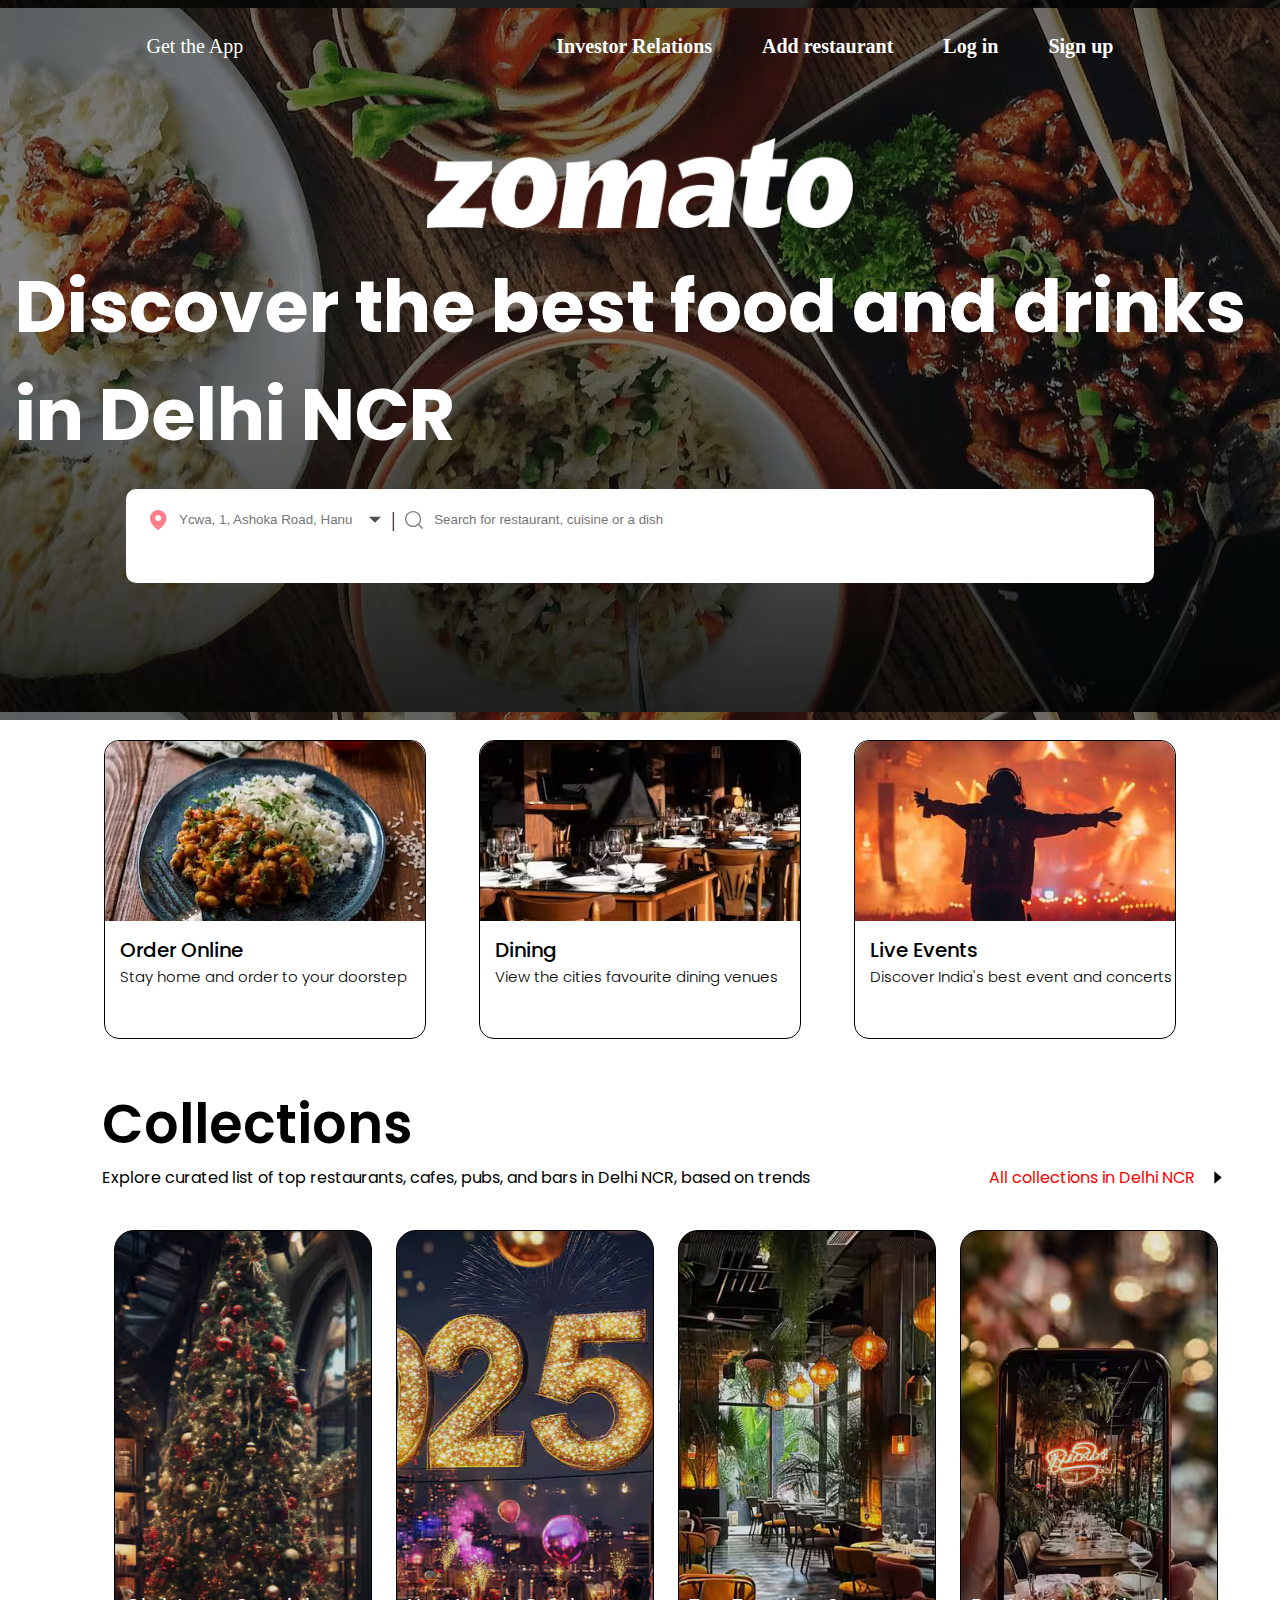
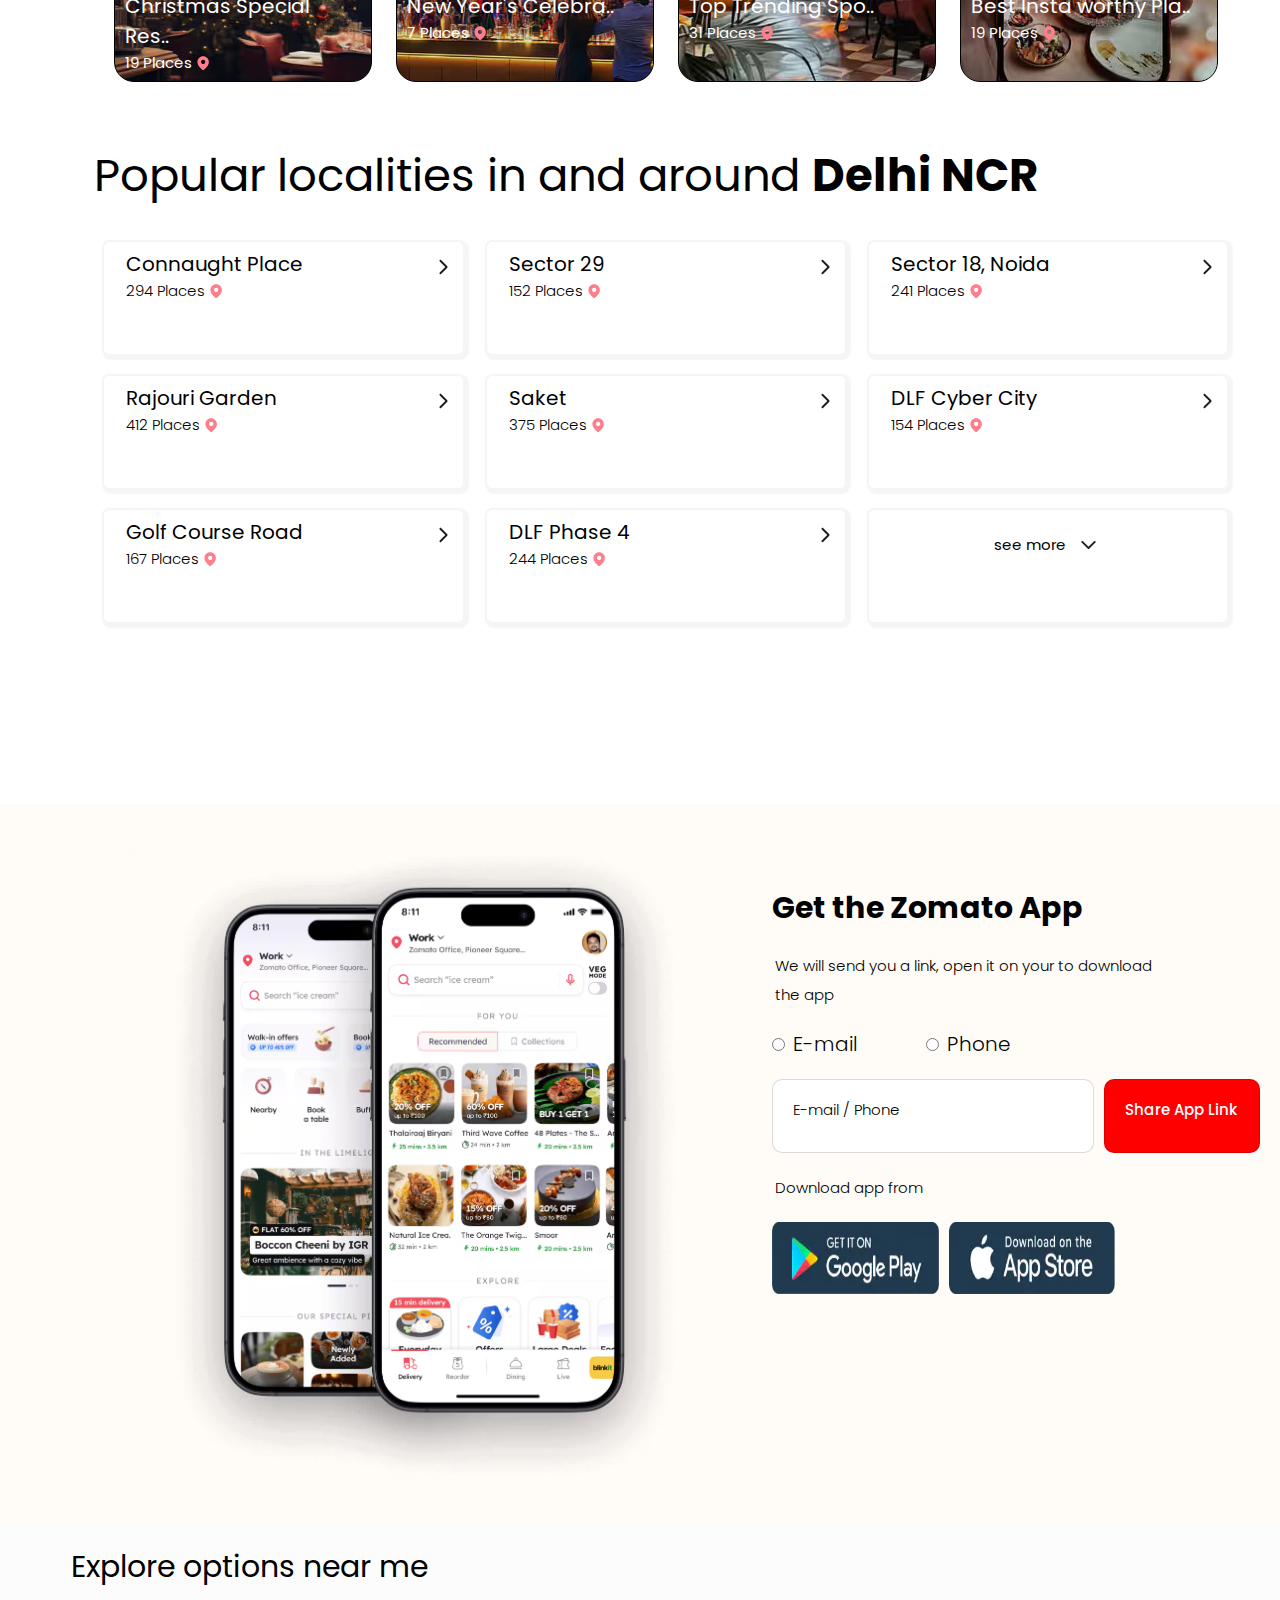
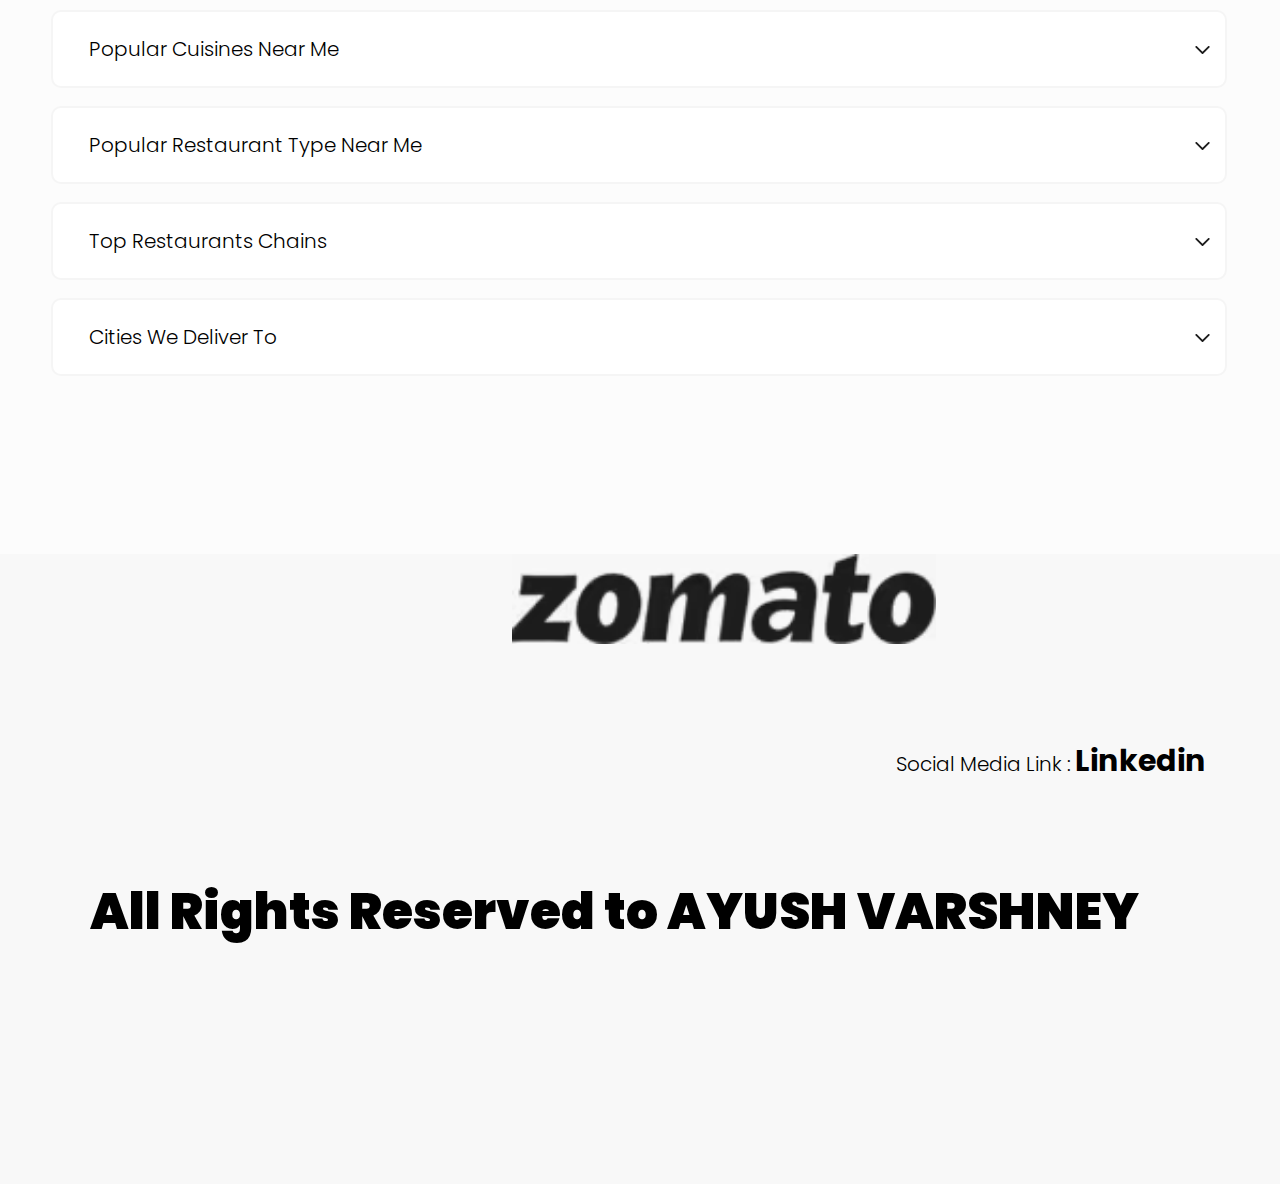
<file: index.html>
<!DOCTYPE html>
<html lang="en">

<head>
    <meta charset="UTF-8">
    <meta name="viewport" content="width=device-width, initial-scale=1.0">
    <title>ZOMATO-AYUSH VARSHNEY</title>
    <link rel="stylesheet" href="style.css">
</head>

<body>

    <div class="header">

        <nav class="nav">
            <div class="app"><span> Get the App</span></div>
            <div class="buttons">
                <ul class="list">

                    <li>Investor Relations</li>
                    <li>Add restaurant</li>
                    <li>Log in</li>
                    <li>Sign up</li>
                </ul>



        </nav>

        <div class="box">
        </div>
        <div class="flex2">
            <div><img class="logo" src="ZOM.png"></div>
            <div>
                <h2 class="drinks">Discover the best food and drinks in Delhi NCR</h2>
            </div>
            <div class="search">
                <div class="logic">
                    <image src="loc.svg"></image>
                    <input class="ycwa" placeholder="Ycwa, 1, Ashoka Road, Hanu">
                    <image src="tri.svg">|</image>
                    <image src="search.svg"></image>
                    <input class="loc" placeholder="Search for restaurant, cuisine or a dish ">
                </div>

            </div>
        </div>
    </div>
    <div class="container">
        <div class="photo">
            <img class="one" src="1.jpg">
            <div class="font">
                <h2 class="heading">Order Online</h2>
                <p>Stay home and order to your doorstep</p>
            </div>
        </div>
        <div class="photo">
            <img class="one" src="2.jpg">
            <div class="font">
                <h2 class="heading">Dining</h2>
                <p>View the cities favourite dining venues</p>
            </div>

        </div>
        <div class="photo">
            <img class="one" src="3.jpg">
            <div class="font">
                <h2 class="heading">Live Events</h2>
                <p>Discover India's best event and concerts</p>
            </div>
        </div>

    </div>

    <div class=" font2">
        <h2 class="heading2">Collections</h2>
        <div class="regular">
            <p>Explore curated list of top restaurants, cafes, pubs, and bars in Delhi NCR, based on trends</p>
            <div class="size">
                <p>All collections in Delhi NCR</p>
                <img class="righty" src="triangle-right.svg">
            </div>
        </div>
    </div>
    <div class="boxes">
        <div class="box1 ">

            <div class="cool"></div>
            <div class="names">Christmas Special Res..</div>
            <div class="placees">
                <p>19 Places</p>
                <img class="degree" src="loc.svg">
            </div>
        </div>
        <div class="box2 ">
            <div class="cool"></div>
            <div class="names">New Year's Celebra..</div>
            <div class="placees">
                <p>7 Places</p>
                <img class="degree" src="loc.svg">
            </div>

        </div>
        <div class="box3 ">

            <div class="cool"></div>
            <div class="names">Top Trending Spo..</div>
            <div class="placees">
                <p>31 Places</p>
                <img class="degree" src="loc.svg">
            </div>
        </div>
        <div class="box4 ">

            <div class="cool"></div>
            <div class="names">Best Insta worthy Pla..</div>
            <div class="placees">
                <p>19 Places</p>
                <img class="degree" src="loc.svg">
            </div>
        </div>


    </div>
    <!-- <div class="separation"></div> -->
    <div class="localities">Popular localities in and around <b>Delhi NCR</b></div>
    <div class="connaught">
        <div class="seemore">
            <div class="bhedu">
                <p class="topper">Connaught Place</p>
                <img class="righty" src="cheetah.svg">
            </div>
            <div class="placees seven">
                <p>294 Places</p>
                <img class="degree" src="loc.svg">
            </div>








        </div>
        <div class="seemore">
            <div class="bhedu">
                <p class="topper">Sector 29</p>
                <img class="righty" src="cheetah.svg">
            </div>
            <div class="placees seven">
                <p>152 Places</p>
                <img class="degree" src="loc.svg">
            </div>

        </div>
        <div class="seemore">
            <div class="bhedu">
                <p class="topper">Sector 18, Noida</p>
                <img class="righty" src="cheetah.svg">
            </div>
            <div class="placees seven">
                <p>241 Places</p>
                <img class="degree" src="loc.svg">
            </div>
        </div>
    </div>
    <div class="connaught">
        <div class="seemore">
            <div class="bhedu">
                <p class="topper">Rajouri Garden</p>
                <img class="righty" src="cheetah.svg">
            </div>
            <div class="placees seven">
                <p>412 Places</p>
                <img class="degree" src="loc.svg">
            </div>
        </div>
        <div class="seemore">
            <div class="bhedu">
                <p class="topper">Saket</p>
                <img class="righty" src="cheetah.svg">
            </div>
            <div class="placees seven">
                <p>375 Places</p>
                <img class="degree" src="loc.svg">
            </div>
        </div>
        <div class="seemore">
            <div class="bhedu">
                <p class="topper">DLF Cyber City</p>
                <img class="righty" src="cheetah.svg">
            </div>
            <div class="placees seven">
                <p>154 Places</p>
                <img class="degree" src="loc.svg">
            </div>
        </div>
    </div>
    <div class="connaught">
        <div class="seemore">
            <div class="bhedu">
                <p class="topper">Golf Course Road</p>
                <img class="righty" src="cheetah.svg">
            </div>
            <div class="placees seven">
                <p>167 Places</p>
                <img class="degree" src="loc.svg">
            </div>
        </div>
        <div class="seemore">
            <div class="bhedu">
                <p class="topper">DLF Phase 4</p>
                <img class="righty" src="cheetah.svg">
            </div>
            <div class="placees seven">
                <p>244 Places</p>
                <img class="degree" src="loc.svg">
            </div>
        </div>
        <div class="seemore">
            <div class="tendu">
                <p class="seety">see more</p>
                <img class="righty" src="sher.svg">
            </div>

        </div>
    </div>

    <div class="zomato">

        <img class="cheater" src="10.png">
        <div class="link">
            <h2 class="fled"> Get the Zomato App</h2>
            <div class="send">
                <p>We will send you a link, open it on your to download</p>
                <p>the app</p>
            </div>
            <div class="radio">
                <input type="radio" id="email" name="client_details" value="client_email">
                <label for="email">E-mail</label>
                &nbsp; &nbsp; &nbsp; &nbsp; &nbsp; &nbsp;
                <input type="radio" id="number" name="client_details" value="client_number">
                <label for="number">Phone</label>
            </div>
            <div class="phone_num">
                <div class="enter">
                    <p> E-mail / Phone</p>
                </div>
                <div class="share">
                    <p>Share App Link</p>
                </div>
            </div>
            <div class="from">
                <p>Download app from </p>
            </div>
            <div class="handsome">
                <img src="SHERNI.webp">
                <img src="GHODA.webp">
            </div>

        </div>




    </div>

    <div class="grey">


        <div class="explore">Explore options near me </div>

        <div class="toofan">
            <p>Popular Cuisines Near Me</p>
            <img class="righty" src="dish.svg">
        </div>
        <div class="toofan">
            <p>Popular Restaurant Type Near Me</p>
            <img class="righty" src="dish.svg">
        </div>
        <div class="toofan">
            <p>Top Restaurants Chains</p>
            <img class="righty" src="dish.svg">
        </div>
        <div class="toofan">
            <p>Cities We Deliver To</p>
            <img class="righty" src="dish.svg">
        </div>
    </div>
    <div class="footer">
        <img src="11.png">
        <div>
            <p>Social Media Link : <a href="https://www.linkedin.com/in/ayush-varshney-101936220">Linkedin</a></p>
            
            
        </div>

        <div>
            <h2>All Rights Reserved to AYUSH VARSHNEY</h2>
        </div>
        


    </div>
















</body>

</html>
</file>
<file: style.css>
@import url('https://fonts.googleapis.com/css2?family=Poppins:ital,wght@0,100;0,200;0,300;0,400;0,500;0,600;0,700;0,800;0,900;1,100;1,200;1,300;1,400;1,500;1,600;1,700;1,800;1,900&display=swap');

*{
    margin: 0;
    padding: 0;

}

.header{

    height:80vh;
    background-image: url("bg.jpg");
    background-position: center;
    position:relative;
    top:0px;
    font-size:20px;
    font-weight:100px;


}

.box{
    position:absolute;
    width:auto;
    height:80vh;
    top:0px;
    opacity:0.2;
    width:100%;
    background-color: black;
    background-repeat:none;
}



.nav{
    display:flex;
     justify-content:space-around;
     align-items: center;
     color:white;


}

.list{
    display:flex;
    justify-content: space-around;
    align-items: center;
    gap:50px;
    list-style-type: none;
    margin-top:15px;
    position:relative;
    z-index:10;
    font-weight:900;
    padding: 20px;
}

.app{
    margin-top:15px;
    gap:20px;
    position:relative;
    z-index:10;
    font-weight:200px ;

    
   

}
.separation{

    height:10px;

    
}

.logo{
    height:10vh;
    position:relative;
    z-index:10;
    
    
  
  
}


.drinks{
    color:white;
    position:relative;
    z-index:10;
   font-stretch: ultra-expanded;
   font-size:8vh;
   font-family: "Poppins", serif;

}

.flex2{
    display:flex;
    flex-direction: column;
    gap:20px;
    justify-content: space-around;
    align-items: center;
    margin-top:5vh;
    padding:15px;
}

.search{
    height:10vh;
    width:80vw;
    background-color:white;
    border:2px solid white;
    border-radius:10px;
    position:relative;
    z-index:10;
}

.logic{
    display:flex;
    position:relative;
    justify-content: left;
    gap:10px;
    margin-top:17px;
    margin-left:20px;

}

.ycwa{
    width:14vw;
    border:1px solid white;
    position:relative;
    outline-offset: 1px;
    outline-color: white;
  


}

.loc{
    border:1px solid white;
    position:relative;
    width:25vw;
    outline-color: white;
    outline-offset:  1px;
}

.container{

    display:flex;
    justify-content:space-around;
    align-items:center;
    margin-top:20px;
    margin-right:6vw;
    
    margin-left:6vw;
    
}

.photo{
    height:33vh;
    width:25vw;
    border:1px solid black;
    border-radius:15px;
}

.one{
    height:20vh;
    width:25vw;
    object-fit:cover;
    transform:none;
    border-top-right-radius: 15px;
    border-top-left-radius :15px;
    opacity:1;
}

.font{
    /* gap:5px; */
    position:relative;
    z-index:10;
    margin-top:10px;
    margin-left:15px;
    

}

.heading{
    font-size:20px;
    font-family: "Poppins", serif;
    font-weight: 500;
    font-style: normal;


}

.font p{
    font-size:15px;
    font-family: "Poppins", serif;
  font-weight: 300;
  font-style: normal;
  
}

.font2{
    margin-top:5vh;
    margin-left:8vw;
    
    
   
   
}

.heading2{
   
    font-size:6vh;
    font-family: "Poppins", serif;
  font-weight: 600;
  font-style: normal;
 
}

.regular{
    display:flex;
    justify-content: space-between;
     align-items: center ;
     margin-top:0px;
     margin-right:50px;
     margin-bottom:20px;
     
}

.size{
    display:flex;
    justify-content:center;
    align-items: center;
    gap:10px;
}

.regular p{
    font-family: "Poppins", serif;
    font-weight: 100px;
    font-style: normal;
}

.size p{
    color:red;
    font-family: "Poppins", serif;
    font-weight: 100px;
    font-style: normal;

}

.righty{
    height: 25px;
 
    
}

.boxes{
    display:flex;
    justify-content: space-around;
    align-items: center;
    margin-left:8vw;
    margin-top:40px;
    margin-right:50px;
    margin-bottom:30px;
    /* gap:30px; */
  
}

.box1{
    height:50vh;
    width:20vw;
    border:1px solid black;
    border-radius:20px;
    position:relative;
    top:0px;
    background-image: url(4.jpg);
    background-position:bottom 90% right 80%;
    background-repeat: no-repeat;
    
    
    
}

.box2{
    height:50vh;
    width:20vw;
    border:1px solid black;
    border-radius:20px;
    position:relative;
    top:0px;
    background-image: url(6.jpg);
    background-position:bottom 70% right 20%;
    background-repeat: no-repeat;
    


}

.box3{
    height:50vh;
    width:20vw;
    border:1px solid black;
    border-radius:20px;
    position:relative;
    top:0px;
    background-image: url(7.jpg);
    background-position:center;
    background-repeat: no-repeat;


}

.box4{
    height:50vh;
    width:20vw;
    border:1px solid black;
    border-radius:20px;
    position:relative;
    top:0px;
    background-image: url(8.jpg);
    background-position:center;
    background-repeat:bottom 0% left 10%;

    
    
}


    




/* .fitter{
    height:50vh;
    width:20vw;
    border-radius:20px;
    object-fit: cover;
} */

.cool{
    height:50vh;
    width:20vw;
    position:absolute;
    top:0px;
    border-radius:20px;
    background-color: black;
    opacity:0.1;
}
.names{
    position:relative;
    z-index:10;
    margin-top:40vh;
    color:white;
    font-family: "Poppins", serif;
    font-weight: 900px;
    font-size:20px;
    width:18vw;
    margin-left: 10px;
}

.placees{
    display:flex;
    justify-content:safe;
    align-items: center;
    position:relative;
    z-index:20;
    margin-left:10px;
    color:white;
    font-family: "Poppins", serif;
    font-weight: 200px;
    font-size:15px;
    gap:4px;
   

}

.separation{
    height: 10px;
    background-color: #ff0000;
}

.localities{
    font-family: "Poppins", serif;
    font-weight: 200px;
    font-size: 5vh;
    margin-left:5vw;
    padding:30px;
    font-stretch: extra-expanded;



}

.connaught{
    display:flex;
    justify-content: safe;
    align-items: center;
    gap:20px;
    margin-left: 8vw;
    margin-right:4vw;
    margin-bottom:2vh;
    
    
    
}

.seemore{
    height:12vh;
    width:30vw;
    position:relative;
    z-index:10;
    padding:2px;
  
    box-shadow: 2px 2px 2px 2px whitesmoke;

    border:2px solid whitesmoke;
   border-radius: 7px;
   
   
    
   
   
}

.topper{
    margin-top:5px;
    margin-left:20px;
    font-family: "Poppins", serif;
    font-weight:400;
    font-size:20px;
    


}

.marker{
    margin-left:330px;
    
}

.seven{
    color:black;
    margin-left:20px;
    font-weight: 300;
    
}

.marker{
    height:15px;
}



.degree{
    height:14px;
}

.bhedu{
    display:flex;
    justify-content: space-between;
    align-items:flex-end;
    margin-right:5px;
}

.tendu{
    display:flex;
    justify-content: center;
    align-items: center;
    margin-top:20px;
    gap:10px;
}

.seety{
    font-family: "Poppins", serif;
    font-weight:400;
    font-size:15px;

}

.zomato{
    height:80vh;
    background-color: rgb(255, 251, 247);
    display:flex;
    justify-content: safe;
    gap:4vw;
    margin-top:20vh;
    
    
    
    
}

.cheater{
    height:70vh;
    margin-top:5vh;
    margin-left:10vw;
    
    


}

.link{
    display:flex;
    flex-direction: column;
    justify-content:safe;
    align-items: flex-start;
    gap:20px;
    margin-top: 9vh;
    font-family: "Poppins", serif;
    font-weight:300;
    font-size:20px;

}

.enter{
    height:8vh;
    width:25vw;
    background-color: white;
    position:relative;
    z-index: 10;
    border:1px solid rgba(0, 0, 0, 0.144);
    border-radius:10px;
}

.enter p{
    margin-left:20px;
    margin-top:2vh;
    font-family: "Poppins", serif;
    font-weight:300;
    font-size:15px;
    

}

.phone_num{
    display:flex;
    gap:10px;
}

.share{

    height:8vh;
    width:12vw;
    background-color:red;
    position:relative;
    z-index: 10;
    border:1px solid rgba(0, 0, 0, 0.144);
    border-radius:10px;
   
}

.share p{
    margin-left:20px;
    margin-top:2vh;
    font-family: "Poppins", serif;
    font-weight:500;
    font-size:15px;
    color:white;
}




    

.send p{
    font-family: "Poppins", serif;
    font-weight:300;
    font-size:15px;
    padding:3px;
    
}

.radio label{
    font-family: "Poppins", serif;
    font-weight:300;
    font-size:20px;
    padding:3px;
}

.from p{

    font-family: "Poppins", serif;
    font-weight:300;
    font-size:15px;
    padding:3px;
  
}

.rock_box{
    height:8vh;
    width:15vw;
    background-color: black;
    border-radius:10px;
}

.handsome{
    display:flex;
    gap:10px;

}

.handsome img{
    height:8vh;
    width: 13vw;
}


.explore{
    font-family: "Poppins", serif;
    font-weight:400;
    font-size:30px;
    padding:20px;
    margin-left:4vw;
}

.toofan{
    height:6vh;
    width:90vw;
    margin-left:4vw;
    background-color:white;
    border:2px solid whitesmoke;
    padding:10px;
    margin-bottom:2vh;
    display:flex;
    justify-content: space-between;
    align-items: center;
    border-radius:10px;
    position:relative;
    z-index:10;
    
}

.toofan p{
    
    font-family: "Poppins", serif;
    font-weight:300;
    font-size:20px;
    margin-left:2vw;
}

.grey{
    height:70vh;
    background-color:rgb(252, 252, 252);
}

.footer{
    height:70vh;
    background-color:rgb(248, 248, 248);
}

.footer img{
    margin-left:40vw;
    height:10vh;
    

}





.footer p{
    margin-top:10vh;
    margin-left:70vw;
     
    font-family: "Poppins", serif;
    font-weight:300;
    font-size:20px;

}

.footer p a {
   
    text-decoration-line: none;
    text-decoration: none;
    color:black;
     
    font-family: "Poppins", serif;
    font-weight:700;
    font-size:30px;
}

.footer div h2{
    font-family: "Poppins", serif;
    font-weight:900;
    font-size:50px;
    margin-top:10vh;
    margin-left:7vw;

}
</file>
